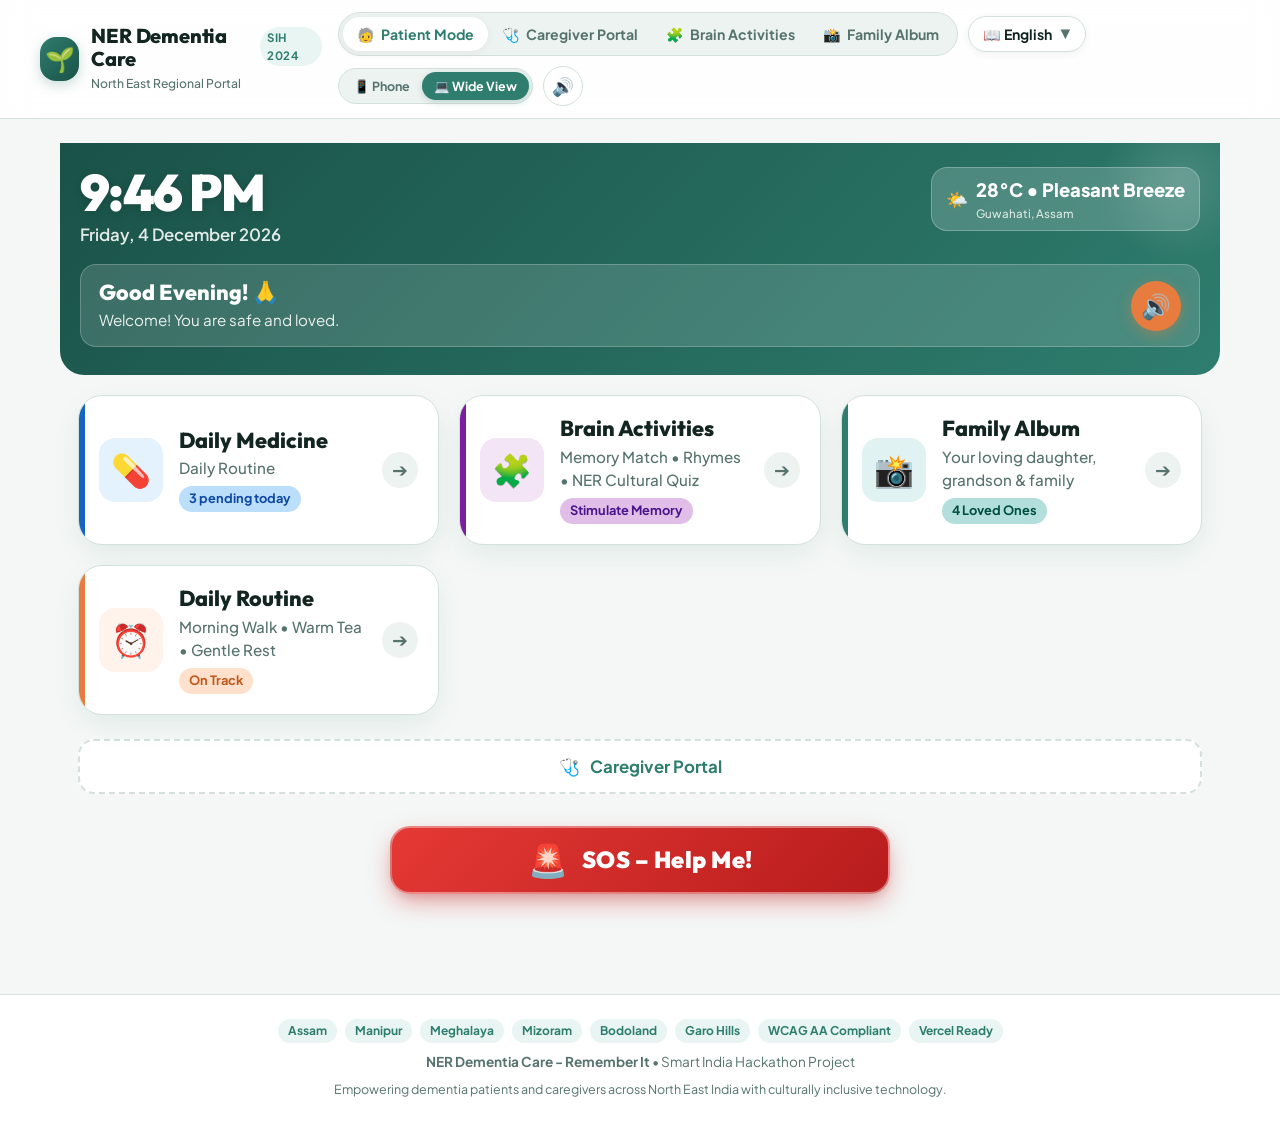
<file: index.html>
<!DOCTYPE html>
<html lang="en">
<head>
  <meta charset="UTF-8">
  <meta name="viewport" content="width=device-width, initial-scale=1.0, maximum-scale=5.0">
  <title>NER Dementia Care - Remember It | SIH North East Region</title>
  
  <meta name="description" content="AI-assisted, culturally tailored multilingual dementia care companion for North East India. Features 8 regional languages, voice assistance, medication tracking, cognitive stimulation, and one-touch SOS emergency support.">
  <meta name="keywords" content="Dementia Care, North East India, Smart India Hackathon, Assamese, Manipuri, Khasi, Mizo, Bodo, Garo, Hindi, Elderly Care, Medication Tracker, SOS">
  <meta name="theme-color" content="#2E7D6E">
  <meta name="apple-mobile-web-app-capable" content="yes">
  <meta name="apple-mobile-web-app-status-bar-style" content="black-translucent">

  <!-- Open Graph / Social Sharing -->
  <meta property="og:title" content="NER Dementia Care - Remember It">
  <meta property="og:description" content="Accessible multilingual dementia care app for North East India with voice assistance, cognitive memory games, and emergency SOS alerts.">
  <meta property="og:type" content="website">

  <!-- Favicon & PWA Manifest -->
  <link rel="icon" type="image/png" href="web/favicon.png">
  <link rel="apple-touch-icon" href="web/icons/Icon-192.png">
  <link rel="manifest" href="manifest.json">

  <!-- Modern Typography (Outfit + Plus Jakarta Sans) -->
  <link rel="preconnect" href="https://fonts.googleapis.com">
  <link rel="preconnect" href="https://fonts.gstatic.com" crossorigin>
  <link href="https://fonts.googleapis.com/css2?family=Outfit:wght@400;500;600;700;800;900&family=Plus+Jakarta+Sans:wght@400;500;600;700&display=swap" rel="stylesheet">

  <!-- Main Stylesheet -->
  <link rel="stylesheet" href="styles.css">
</head>
<body>

  <!-- ── Top Navigation Bar ──────────────────────────────────────────────── -->
  <header class="top-nav" role="banner">
    <div class="nav-container">
      
      <!-- Brand & SIH Badge -->
      <a href="#" class="brand-wrapper" aria-label="NER Dementia Care Home">
        <div class="brand-icon-box" aria-hidden="true">🌱</div>
        <div class="brand-text">
          <div style="display: flex; align-items: center; gap: 6px;">
            <h1 data-i18n="app_name">NER Dementia Care</h1>
            <span class="brand-tag">SIH 2024</span>
          </div>
          <span style="font-size: 0.76rem; color: var(--text-muted); font-weight: 500;">
            North East Regional Portal
          </span>
        </div>
      </a>

      <!-- Navigation & Mode Actions -->
      <div class="nav-actions">
        
        <!-- Screen Switcher Pills -->
        <nav class="mode-switcher" aria-label="Mode Navigation">
          <button class="mode-btn active" data-screen="patient">
            <span>🧓</span>
            <span data-i18n="patient_mode">Patient Mode</span>
          </button>
          <button class="mode-btn" data-screen="caregiver">
            <span>🩺</span>
            <span data-i18n="caregiver_mode">Caregiver Portal</span>
          </button>
          <button class="mode-btn" data-screen="games">
            <span>🧩</span>
            <span data-i18n="brain_activities">Brain Games</span>
          </button>
          <button class="mode-btn" data-screen="album">
            <span>📸</span>
            <span data-i18n="family_album">Family</span>
          </button>
        </nav>

        <!-- Language Selector Trigger -->
        <button id="btnLangSelect" class="lang-trigger-btn" aria-label="Change Language">
          <span id="currentLangLabel">🇮🇳 English</span>
          <span style="font-size: 0.8rem; color: var(--text-muted);">▼</span>
        </button>

        <!-- Device Simulation Toggle (Mobile phone mockup vs Wide portal) -->
        <div class="view-toggle" title="Switch layout format">
          <button class="view-btn" data-view="mobile">📱 Phone</button>
          <button class="view-btn active" data-view="desktop">💻 Wide View</button>
        </div>

        <!-- Mute Sound Effects Toggle -->
        <button id="btnMuteToggle" class="icon-btn" title="Toggle Sound Effects" aria-label="Toggle Sound">
          🔊
        </button>

      </div>
    </div>
  </header>

  <!-- ── Main App Viewport & Frame ───────────────────────────────────────── -->
  <main class="app-viewport">
    
    <div id="deviceFrame" class="device-frame mode-desktop">
      
      <!-- Phone Bezel Notch (visible when in mobile phone mode) -->
      <div class="phone-notch">
        <span>9:41</span>
        <div class="phone-notch-pill"></div>
        <span>📶 5G 100%</span>
      </div>

      <!-- ==================================================================
           SCREEN 1: PATIENT MODE (Elderly-Friendly High Contrast)
           ================================================================== -->
      <section id="patientScreen" class="screen active" aria-label="Patient Screen">
        
        <!-- Top Hero: Time, Weather, Personalized Greeting -->
        <div class="patient-header">
          <div class="clock-weather-row">
            <div>
              <div id="patientClock" class="patient-clock">12:30 PM</div>
              <div id="patientDate" class="patient-date">Thursday, 15 October 2026</div>
            </div>
            
            <div class="weather-badge" title="Live Weather in North East Region">
              <span>🌤️</span>
              <div>
                <span id="weatherTemp" style="font-size: 1.15rem; font-weight: 800;">28°C</span>
                <span id="weatherCity" class="weather-city">Guwahati, Assam</span>
              </div>
            </div>
          </div>

          <!-- Personalized Voice Greeting Banner -->
          <div class="greeting-box">
            <div class="greeting-text">
              <h2 id="greetingTitle">Good Morning! 🙏</h2>
              <p id="greetingSubtitle" data-i18n="welcome_greeting">
                Welcome! You are safe and loved.
              </p>
            </div>
            <button id="btnSpeakGreeting" class="voice-speak-btn" title="Tap to listen to greeting" aria-label="Speak Greeting">
              🔊
            </button>
          </div>
        </div>

        <!-- Main Action Cards (Big, High-Contrast Touch Targets) -->
        <div class="patient-content">
          <div class="cards-stack">
            
            <!-- 1. Daily Medicine Card -->
            <div id="cardDailyMeds" class="action-card card-meds" role="button" tabindex="0">
              <div class="card-icon-bubble">💊</div>
              <div class="card-details">
                <h3 data-i18n="daily_medicine">Daily Medicine</h3>
                <p data-i18n="daily_routine">Morning, Afternoon & Night Doses</p>
                <span id="medsBadge" class="card-badge">3 pending today</span>
              </div>
              <div class="card-arrow" aria-hidden="true">➔</div>
            </div>

            <!-- 2. Brain Activities & Memory Games -->
            <div id="cardBrainGames" class="action-card card-brain" role="button" tabindex="0">
              <div class="card-icon-bubble">🧩</div>
              <div class="card-details">
                <h3 data-i18n="brain_activities">Brain Activities</h3>
                <p>Memory Match • Rhymes • NER Cultural Quiz</p>
                <span class="card-badge">Stimulate Memory</span>
              </div>
              <div class="card-arrow" aria-hidden="true">➔</div>
            </div>

            <!-- 3. Family Album & Loved Ones -->
            <div id="cardFamilyAlbum" class="action-card card-album" role="button" tabindex="0">
              <div class="card-icon-bubble">📸</div>
              <div class="card-details">
                <h3 data-i18n="family_album">Family Album</h3>
                <p>Your loving daughter, grandson & family</p>
                <span class="card-badge">4 Loved Ones</span>
              </div>
              <div class="card-arrow" aria-hidden="true">➔</div>
            </div>

            <!-- 4. Daily Routine / Schedule -->
            <div class="action-card card-routine" role="button" tabindex="0">
              <div class="card-icon-bubble">⏰</div>
              <div class="card-details">
                <h3 data-i18n="daily_routine">Daily Routine</h3>
                <p>Morning Walk • Warm Tea • Gentle Rest</p>
                <span class="card-badge">On Track</span>
              </div>
              <div class="card-arrow" aria-hidden="true">➔</div>
            </div>

          </div>

          <!-- Switch to Caregiver button -->
          <div class="quick-caregiver-bar">
            <button id="btnSwitchCaregiver" class="btn-caregiver-switch">
              <span>🩺</span>
              <span data-i18n="caregiver_mode">Open Caregiver Dashboard</span>
            </button>
          </div>

        </div>

        <!-- Persistent Floating SOS Emergency Button -->
        <div class="sos-floating-container">
          <button id="btnSosTrigger" class="btn-sos" aria-label="Trigger Emergency SOS">
            <span class="sos-icon">🚨</span>
            <span data-i18n="sos_button">SOS – Help Me!</span>
          </button>
        </div>

      </section>

      <!-- ==================================================================
           SCREEN 2: CAREGIVER DASHBOARD & CLINICAL PORTAL
           ================================================================== -->
      <section id="caregiverScreen" class="screen" aria-label="Caregiver Screen">
        
        <div class="caregiver-header">
          <div class="caregiver-title-row">
            <div>
              <h2 data-i18n="caregiver_mode">Caregiver Portal</h2>
              <p style="color: rgba(255,255,255,0.85); font-size: 0.95rem; margin-top: 2px;">
                Comprehensive patient safety, cognitive score & medicine administration
              </p>
            </div>
            <span class="badge-tag" style="background: rgba(255,255,255,0.2); color:#fff;">
              🟢 Active Monitoring
            </span>
          </div>

          <!-- Patient Profile Card -->
          <div class="patient-badge-card">
            <div class="patient-avatar">👴</div>
            <div class="patient-meta">
              <h4>Mr. Biren Sharma, 74 yrs</h4>
              <p>Stage 2 Mild Cognitive Impairment (MCI) • Ulubari, Guwahati</p>
            </div>
            <div class="status-pill-safe">
              <div class="status-dot"></div>
              <span>Safe at Home</span>
            </div>
          </div>
        </div>

        <!-- Caregiver Content Panels -->
        <div class="caregiver-content">
          
          <!-- Panel 1: Medication Matrix -->
          <div class="dashboard-panel">
            <div class="panel-header">
              <div class="panel-title">
                <span>💊</span>
                <span data-i18n="medication_tracker">Medication Tracker</span>
              </div>
              <button id="btnAddMedModalOpen" class="btn-panel-action">
                + Add Medicine
              </button>
            </div>

            <div id="medicationList" class="med-list">
              <!-- Rendered via JS -->
            </div>
          </div>

          <!-- Panel 2: 7-Day Cognitive Score Analytics -->
          <div class="dashboard-panel">
            <div class="panel-header">
              <div class="panel-title">
                <span>📈</span>
                <span data-i18n="score_trend">Score Trend (7 days)</span>
              </div>
              <span style="font-size: 0.82rem; font-weight: 700; color: var(--primary);">
                Current: 75/100 (+4%)
              </span>
            </div>

            <!-- SVG Sparkline / Interactive Line Chart -->
            <div class="chart-container">
              <svg id="cognitiveSvg" class="chart-svg" viewBox="0 0 360 150">
                <!-- Injected via JS -->
              </svg>
              <div id="chartDays" class="chart-labels">
                <!-- Days row injected via JS -->
              </div>
            </div>

            <div class="score-summary-stats">
              <div class="stat-box">
                <div class="stat-value">94%</div>
                <div class="stat-label">Adherence</div>
              </div>
              <div class="stat-box">
                <div class="stat-value">Stable</div>
                <div class="stat-label">Recall State</div>
              </div>
              <div class="stat-box">
                <div class="stat-value">Safe</div>
                <div class="stat-label">Geofence</div>
              </div>
            </div>
          </div>

          <!-- Panel 3: Emergency Contacts Directory -->
          <div class="dashboard-panel">
            <div class="panel-header">
              <div class="panel-title">
                <span>📞</span>
                <span>Emergency Contacts</span>
              </div>
              <span style="font-size: 0.78rem; color: var(--text-muted); font-weight: 600;">
                One-touch dial
              </span>
            </div>

            <div class="contact-item">
              <div class="contact-info">
                <h4>Dr. P. K. Baruah</h4>
                <p>Lead Neurologist • GMCH Guwahati</p>
              </div>
              <a href="tel:+919876543210" class="btn-call">📞 Call</a>
            </div>

            <div class="contact-item">
              <div class="contact-info">
                <h4>Riya Sharma</h4>
                <p>Primary Caregiver / Daughter</p>
              </div>
              <a href="tel:+919864012345" class="btn-call">📞 Call</a>
            </div>

            <div class="contact-item">
              <div class="contact-info">
                <h4>Guwahati Emergency (108)</h4>
                <p>Assam Ambulance Services</p>
              </div>
              <a href="tel:108" class="btn-call" style="background: var(--sos);">🚨 108</a>
            </div>
          </div>

          <!-- Panel 4: Daily Care Notes & Activity Log -->
          <div class="dashboard-panel">
            <div class="panel-header">
              <div class="panel-title">
                <span>📝</span>
                <span>Daily Activity & Care Log</span>
              </div>
              <span class="badge-tag" data-i18n="online_sync">Synced to Cloud</span>
            </div>

            <div style="display: flex; flex-direction: column; gap: 10px; font-size: 0.88rem;">
              <div style="padding: 10px; background: var(--surface-alt); border-radius: var(--radius-md);">
                <strong>08:15 AM:</strong> Morning Donepezil dose confirmed taken by patient.
              </div>
              <div style="padding: 10px; background: var(--surface-alt); border-radius: var(--radius-md);">
                <strong>10:30 AM:</strong> Completed 1 session of Memory Match (Score: 6/6). Mind alert.
              </div>
              <div style="padding: 10px; background: var(--surface-alt); border-radius: var(--radius-md);">
                <strong>12:30 PM:</strong> Lunch served with family. Patient recognized granddaughter.
              </div>
            </div>
          </div>

        </div>

      </section>

      <!-- ==================================================================
           SCREEN 3: MEMORY MATCH BRAIN GAME
           ================================================================== -->
      <section id="gamesScreen" class="screen" aria-label="Memory Game Screen">
        
        <div class="game-container">
          <div class="game-header">
            <div>
              <h2 style="font-family: var(--font-heading); font-size: 1.6rem; font-weight: 800;">
                🧠 Memory Pair Match
              </h2>
              <p style="font-size: 0.9rem; color: var(--text-muted);">
                Find matching pairs of cultural North East symbols
              </p>
            </div>
            
            <button id="btnRestartGame" class="btn-panel-action" style="padding: 8px 16px;">
              🔄 Restart
            </button>
          </div>

          <div class="game-stats" style="margin-bottom: 16px;">
            <div id="gameMoves" class="game-stat-pill">Moves: 0</div>
            <div id="gameMatches" class="game-stat-pill">Matches: 0/6</div>
          </div>

          <!-- 12-Card Grid -->
          <div id="memoryGrid" class="memory-grid">
            <!-- Cards rendered via JS -->
          </div>
        </div>

      </section>

      <!-- ==================================================================
           SCREEN 4: FAMILY REMINISCENCE ALBUM
           ================================================================== -->
      <section id="albumScreen" class="screen" aria-label="Family Album Screen">
        
        <div class="album-container">
          <div style="margin-bottom: 20px;">
            <h2 style="font-family: var(--font-heading); font-size: 1.7rem; font-weight: 800;">
              👨‍👩‍👧‍👦 Family Reminiscence Album
            </h2>
            <p style="font-size: 0.95rem; color: var(--text-muted);">
              Tap on any family member to hear their voice and remember loving memories.
            </p>
          </div>

          <div id="familyAlbumGrid" class="album-grid">
            <!-- Rendered via JS -->
          </div>
        </div>

      </section>

    </div>

  </main>

  <!-- ── MODAL 1: LANGUAGE SELECTOR ──────────────────────────────────────── -->
  <div id="langModal" class="modal-overlay" role="dialog" aria-modal="true" aria-labelledby="langModalTitle">
    <div class="modal-dialog">
      <div class="modal-header">
        <h3 id="langModalTitle" data-i18n="select_language">Select Your Language</h3>
        <button id="btnCloseLang" class="modal-close-btn" aria-label="Close modal">✕</button>
      </div>
      <div class="modal-body">
        <p style="font-size: 0.88rem; color: var(--text-muted); margin-bottom: 16px;">
          Choose your native North East dialect. You can tap the 🔊 speaker to preview pronunciation.
        </p>
        <div id="langGrid" class="lang-grid">
          <!-- Injected via JS -->
        </div>
      </div>
    </div>
  </div>

  <!-- ── MODAL 2: SOS EMERGENCY ALERT ────────────────────────────────────── -->
  <div id="sosModal" class="modal-overlay" role="dialog" aria-modal="true" aria-labelledby="sosModalTitle">
    <div class="modal-dialog sos-dialog">
      <div class="sos-beacon">🚨</div>
      <h2 id="sosModalTitle">EMERGENCY SOS ALERT!</h2>
      <p>Your primary caregiver, family members, and local emergency services have been alerted.</p>
      
      <div class="sos-location-card">
        📍 <strong>Current Location:</strong><br>
        26.1445° N, 91.7362° E (Ulubari Safe Perimeter, Guwahati, Assam)
      </div>

      <div class="sos-actions-stack">
        <a href="tel:108" class="btn-sos-call">
          <span>🚑</span> Call Ambulance (108)
        </a>
        <a href="tel:112" class="btn-sos-call" style="background: #C2185B;">
          <span>🚓</span> Call Police Helpline (112)
        </a>
        <button id="btnSosCancel" class="btn-sos-cancel">
          I am safe now • Cancel Alert
        </button>
      </div>
    </div>
  </div>

  <!-- ── MODAL 3: ADD MEDICATION ─────────────────────────────────────────── -->
  <div id="addMedModal" class="modal-overlay" role="dialog" aria-modal="true" aria-labelledby="addMedTitle">
    <div class="modal-dialog" style="max-width: 440px;">
      <div class="modal-header">
        <h3 id="addMedTitle" data-i18n="add_medication">Add Medication</h3>
        <button id="btnCloseAddMed" class="modal-close-btn" aria-label="Close modal">✕</button>
      </div>
      <div class="modal-body">
        <form id="formAddMed">
          <div class="form-group">
            <label for="inputMedName">Medicine Name & Dosage</label>
            <input type="text" id="inputMedName" class="form-input" placeholder="e.g. Donepezil 10mg" required>
          </div>
          <div class="form-group">
            <label for="inputMedTime">Scheduled Time</label>
            <input type="text" id="inputMedTime" class="form-input" placeholder="e.g. 08:30 AM" required>
          </div>
          <div class="form-group">
            <label for="inputMedNote">Instructions / Notes</label>
            <input type="text" id="inputMedNote" class="form-input" placeholder="e.g. After breakfast with warm water">
          </div>
          <button type="submit" class="btn-submit-med" data-i18n="save">Save Medication</button>
        </form>
      </div>
    </div>
  </div>

  <!-- ── Site Footer ─────────────────────────────────────────────────────── -->
  <footer class="site-footer" role="contentinfo">
    <div class="footer-content">
      <div class="footer-badges">
        <span class="badge-tag">Assam</span>
        <span class="badge-tag">Manipur</span>
        <span class="badge-tag">Meghalaya</span>
        <span class="badge-tag">Mizoram</span>
        <span class="badge-tag">Bodoland</span>
        <span class="badge-tag">Garo Hills</span>
        <span class="badge-tag">WCAG AA Compliant</span>
        <span class="badge-tag">Vercel Ready</span>
      </div>
      <p>
        <strong>NER Dementia Care - Remember It</strong> • Smart India Hackathon Project
      </p>
      <p style="font-size: 0.78rem;">
        Empowering dementia patients and caregivers across North East India with culturally inclusive technology.
      </p>
    </div>
  </footer>

  <!-- Main JavaScript Engine -->
  <script src="app.js"></script>
</body>
</html>
</file>
<file: styles.css>
/* ==========================================================================
   NER Dementia Care - "Remember It"
   High-Contrast, Accessible & Modern Design System for North East India
   WCAG AA Compliant • Tactile Feedback • Glassmorphic Accents
   ========================================================================== */

:root {
  --primary: #2E7D6E;
  --primary-light: #4DB6A4;
  --primary-dark: #1A5248;
  --primary-subtle: #E8F5F2;
  --primary-glow: rgba(46, 125, 110, 0.25);

  --secondary: #E87C3E;
  --secondary-light: #F4A96A;
  --secondary-dark: #BF5719;
  --secondary-subtle: #FFF3EB;

  --accent-purple: #7B1FA2;
  --accent-purple-light: #BA68C8;
  --accent-blue: #1565C0;
  --accent-blue-light: #64B5F6;
  --accent-green: #2E7D32;

  --sos: #D32F2F;
  --sos-dark: #B71C1C;
  --sos-light: #FFEBEE;
  --sos-pulse: rgba(211, 47, 47, 0.5);

  --bg: #F4F7F6;
  --surface: #FFFFFF;
  --surface-alt: #EDF3F1;
  --surface-glass: rgba(255, 255, 255, 0.88);

  --text-main: #122521;
  --text-body: #243D37;
  --text-muted: #56736D;
  --text-light: #809C96;
  --border: #D3E0DC;
  --border-light: #E7EFEF;

  --radius-sm: 10px;
  --radius-md: 16px;
  --radius-lg: 24px;
  --radius-xl: 32px;
  --radius-full: 9999px;

  --shadow-sm: 0 2px 8px rgba(20, 48, 42, 0.06);
  --shadow-md: 0 8px 24px -4px rgba(20, 48, 42, 0.08), 0 2px 6px -1px rgba(20, 48, 42, 0.04);
  --shadow-lg: 0 16px 36px -6px rgba(20, 48, 42, 0.12), 0 4px 12px -2px rgba(20, 48, 42, 0.06);
  --shadow-card: 0 10px 30px -5px rgba(46, 125, 110, 0.12);

  --font-heading: 'Outfit', -apple-system, BlinkMacSystemFont, 'Segoe UI', sans-serif;
  --font-body: 'Plus Jakarta Sans', -apple-system, BlinkMacSystemFont, 'Segoe UI', sans-serif;

  --transition-fast: 0.18s ease;
  --transition-normal: 0.28s cubic-bezier(0.4, 0, 0.2, 1);
  --transition-bounce: 0.4s cubic-bezier(0.34, 1.56, 0.64, 1);
}

/* Dark mode overrides (optional automatic preference) */
@media (prefers-color-scheme: dark) {
  :root[data-theme="dark"] {
    --bg: #0F1A17;
    --surface: #182723;
    --surface-alt: #1F332E;
    --surface-glass: rgba(24, 39, 35, 0.92);
    --text-main: #F2F8F6;
    --text-body: #D1E3DF;
    --text-muted: #95B4AD;
    --border: #2C4740;
    --border-light: #233933;
    --primary-subtle: #16362F;
  }
}

/* ── Reset & Base ────────────────────────────────────────────────────────── */
*, *::before, *::after {
  box-sizing: border-box;
  margin: 0;
  padding: 0;
}

html {
  font-size: 16px;
  scroll-behavior: smooth;
  -webkit-text-size-adjust: 100%;
}

body {
  font-family: var(--font-body);
  background-color: var(--bg);
  color: var(--text-body);
  line-height: 1.55;
  min-height: 100vh;
  overflow-x: hidden;
  display: flex;
  flex-direction: column;
}

/* ── Accessibility & Focus ──────────────────────────────────────────────── */
:focus-visible {
  outline: 3px solid var(--primary);
  outline-offset: 3px;
}

button {
  font-family: inherit;
  cursor: pointer;
  border: none;
  background: none;
  touch-action: manipulation;
  -webkit-tap-highlight-color: transparent;
}

/* ── App Top Navigation Bar ─────────────────────────────────────────────── */
.top-nav {
  position: sticky;
  top: 0;
  z-index: 100;
  background: var(--surface-glass);
  backdrop-filter: blur(14px);
  -webkit-backdrop-filter: blur(14px);
  border-bottom: 1px solid var(--border);
  padding: 12px 20px;
  transition: background-color var(--transition-normal);
}

.nav-container {
  max-width: 1200px;
  margin: 0 auto;
  display: flex;
  align-items: center;
  justify-content: space-between;
  gap: 16px;
}

.brand-wrapper {
  display: flex;
  align-items: center;
  gap: 12px;
  text-decoration: none;
  color: inherit;
}

.brand-icon-box {
  width: 44px;
  height: 44px;
  border-radius: var(--radius-md);
  background: linear-gradient(135deg, var(--primary) 0%, var(--primary-dark) 100%);
  display: flex;
  align-items: center;
  justify-content: center;
  font-size: 24px;
  color: #fff;
  box-shadow: 0 4px 12px var(--primary-glow);
}

.brand-text h1 {
  font-family: var(--font-heading);
  font-size: 1.25rem;
  font-weight: 800;
  color: var(--text-main);
  line-height: 1.15;
  letter-spacing: -0.01em;
}

.brand-tag {
  display: inline-flex;
  align-items: center;
  gap: 4px;
  font-size: 0.72rem;
  font-weight: 700;
  color: var(--primary);
  background: var(--primary-subtle);
  padding: 2px 7px;
  border-radius: var(--radius-full);
  text-transform: uppercase;
  letter-spacing: 0.04em;
}

/* Navigation Controls */
.nav-actions {
  display: flex;
  align-items: center;
  gap: 10px;
  flex-wrap: wrap;
}

.mode-switcher {
  display: inline-flex;
  background: var(--surface-alt);
  padding: 4px;
  border-radius: var(--radius-full);
  border: 1px solid var(--border);
}

.mode-btn {
  display: inline-flex;
  align-items: center;
  gap: 6px;
  padding: 8px 14px;
  border-radius: var(--radius-full);
  font-size: 0.88rem;
  font-weight: 700;
  color: var(--text-muted);
  transition: all var(--transition-fast);
}

.mode-btn.active {
  background: var(--surface);
  color: var(--primary);
  box-shadow: var(--shadow-sm);
}

.mode-btn:hover:not(.active) {
  color: var(--text-main);
}

.lang-trigger-btn {
  display: inline-flex;
  align-items: center;
  gap: 8px;
  padding: 8px 14px;
  border-radius: var(--radius-full);
  background: var(--surface);
  border: 1.5px solid var(--border);
  font-size: 0.88rem;
  font-weight: 700;
  color: var(--text-main);
  box-shadow: var(--shadow-sm);
  transition: all var(--transition-fast);
}

.lang-trigger-btn:hover {
  border-color: var(--primary);
  background: var(--primary-subtle);
  transform: translateY(-1px);
}

.icon-btn {
  width: 40px;
  height: 40px;
  border-radius: var(--radius-full);
  background: var(--surface);
  border: 1px solid var(--border);
  display: flex;
  align-items: center;
  justify-content: center;
  font-size: 1.1rem;
  color: var(--text-main);
  transition: all var(--transition-fast);
}

.icon-btn:hover {
  background: var(--surface-alt);
  border-color: var(--text-muted);
}

/* Device View Toggle (Mobile Simulation vs Expanded Desktop) */
.view-toggle {
  display: inline-flex;
  align-items: center;
  background: var(--surface-alt);
  border-radius: var(--radius-full);
  padding: 3px;
  border: 1px solid var(--border);
}

.view-btn {
  padding: 6px 12px;
  border-radius: var(--radius-full);
  font-size: 0.78rem;
  font-weight: 700;
  color: var(--text-muted);
  display: flex;
  align-items: center;
  gap: 5px;
  transition: all var(--transition-fast);
}

.view-btn.active {
  background: var(--primary);
  color: #fff;
  box-shadow: 0 2px 6px var(--primary-glow);
}

/* ── Main Viewport Container ─────────────────────────────────────────────── */
.app-viewport {
  flex: 1;
  padding: 24px 16px 80px;
  display: flex;
  justify-content: center;
  align-items: flex-start;
}

/* Device Frame Simulation Modes */
.device-frame {
  width: 100%;
  transition: max-width var(--transition-normal);
}

.device-frame.mode-mobile {
  max-width: 440px;
  background: var(--surface);
  border-radius: 40px;
  box-shadow: 0 25px 60px -15px rgba(20, 48, 42, 0.22), 0 0 0 10px #1E2D29;
  overflow: hidden;
  position: relative;
  border: 4px solid #1E2D29;
  min-height: 820px;
}

/* Phone Bezel Top Notch simulation */
.device-frame.mode-mobile .phone-notch {
  display: flex;
  justify-content: space-between;
  align-items: center;
  padding: 10px 24px;
  background: #1A5248;
  color: #fff;
  font-size: 0.78rem;
  font-weight: 600;
  letter-spacing: 0.02em;
}

.phone-notch-pill {
  width: 90px;
  height: 18px;
  background: #112622;
  border-radius: var(--radius-full);
}

.device-frame.mode-desktop {
  max-width: 1160px;
  background: transparent;
  box-shadow: none;
  border: none;
  border-radius: 0;
}

.device-frame.mode-desktop .phone-notch {
  display: none;
}

/* ── Screens Layout ──────────────────────────────────────────────────────── */
.screen {
  display: none;
  animation: fadeIn 0.3s ease-out forwards;
}

.screen.active {
  display: block;
}

@keyframes fadeIn {
  from {
    opacity: 0;
    transform: translateY(6px);
  }
  to {
    opacity: 1;
    transform: translateY(0);
  }
}

/* ── PATIENT SCREEN ──────────────────────────────────────────────────────── */
.patient-header {
  background: linear-gradient(135deg, var(--primary-dark) 0%, var(--primary) 100%);
  color: #fff;
  padding: 24px 20px 28px;
  border-bottom-left-radius: var(--radius-lg);
  border-bottom-right-radius: var(--radius-lg);
  position: relative;
  overflow: hidden;
}

.patient-header::before {
  content: '';
  position: absolute;
  top: -40px;
  right: -40px;
  width: 160px;
  height: 160px;
  border-radius: 50%;
  background: radial-gradient(circle, rgba(255,255,255,0.15) 0%, rgba(255,255,255,0) 70%);
  pointer-events: none;
}

.clock-weather-row {
  display: flex;
  justify-content: space-between;
  align-items: flex-start;
  margin-bottom: 16px;
}

.patient-clock {
  font-family: var(--font-heading);
  font-size: 3.2rem;
  font-weight: 900;
  line-height: 1.0;
  letter-spacing: -0.03em;
  text-shadow: 0 2px 10px rgba(0,0,0,0.15);
}

.patient-date {
  font-size: 1.05rem;
  font-weight: 600;
  color: rgba(255, 255, 255, 0.88);
  margin-top: 4px;
}

.weather-badge {
  background: rgba(255, 255, 255, 0.18);
  backdrop-filter: blur(8px);
  -webkit-backdrop-filter: blur(8px);
  border: 1px solid rgba(255, 255, 255, 0.25);
  border-radius: var(--radius-md);
  padding: 8px 14px;
  display: flex;
  align-items: center;
  gap: 8px;
  font-weight: 700;
  font-size: 1.1rem;
}

.weather-city {
  display: block;
  font-size: 0.72rem;
  font-weight: 500;
  color: rgba(255, 255, 255, 0.8);
}

/* Voice Greeting Banner */
.greeting-box {
  background: rgba(255, 255, 255, 0.14);
  border: 1px solid rgba(255, 255, 255, 0.22);
  border-radius: var(--radius-md);
  padding: 14px 18px;
  display: flex;
  align-items: center;
  justify-content: space-between;
  gap: 12px;
  margin-top: 8px;
}

.greeting-text h2 {
  font-family: var(--font-heading);
  font-size: 1.35rem;
  font-weight: 800;
  line-height: 1.25;
}

.greeting-text p {
  font-size: 0.95rem;
  color: rgba(255, 255, 255, 0.9);
  margin-top: 2px;
}

.voice-speak-btn {
  width: 50px;
  height: 50px;
  border-radius: 50%;
  background: var(--secondary);
  color: #fff;
  display: flex;
  align-items: center;
  justify-content: center;
  font-size: 24px;
  box-shadow: 0 4px 14px rgba(232, 124, 62, 0.4);
  transition: transform var(--transition-bounce), background var(--transition-fast);
  flex-shrink: 0;
}

.voice-speak-btn:hover {
  transform: scale(1.08);
  background: var(--secondary-light);
}

.voice-speak-btn.speaking {
  animation: pulseVoice 1.2s infinite;
  background: #FF5722;
}

@keyframes pulseVoice {
  0% { transform: scale(1); box-shadow: 0 0 0 0 rgba(255, 87, 34, 0.7); }
  70% { transform: scale(1.12); box-shadow: 0 0 0 16px rgba(255, 87, 34, 0); }
  100% { transform: scale(1); box-shadow: 0 0 0 0 rgba(255, 87, 34, 0); }
}

/* Patient Main Action Cards Grid */
.patient-content {
  padding: 20px 18px 120px;
}

.cards-stack {
  display: flex;
  flex-direction: column;
  gap: 16px;
}

.device-frame.mode-desktop .cards-stack {
  display: grid;
  grid-template-columns: repeat(3, 1fr);
  gap: 20px;
}

.action-card {
  background: var(--surface);
  border-radius: var(--radius-lg);
  padding: 20px;
  border: 1.5px solid var(--border);
  box-shadow: var(--shadow-card);
  display: flex;
  align-items: center;
  justify-content: space-between;
  gap: 16px;
  transition: transform var(--transition-fast), box-shadow var(--transition-fast), border-color var(--transition-fast);
  cursor: pointer;
  position: relative;
  overflow: hidden;
}

.action-card::before {
  content: '';
  position: absolute;
  left: 0;
  top: 0;
  bottom: 0;
  width: 6px;
  background: var(--card-accent, var(--primary));
}

.action-card:hover {
  transform: translateY(-3px);
  box-shadow: var(--shadow-lg);
  border-color: var(--primary);
}

.card-icon-bubble {
  width: 64px;
  height: 64px;
  border-radius: var(--radius-md);
  background: var(--card-bg, var(--primary-subtle));
  display: flex;
  align-items: center;
  justify-content: center;
  font-size: 32px;
  flex-shrink: 0;
}

.card-details {
  flex: 1;
}

.card-details h3 {
  font-family: var(--font-heading);
  font-size: 1.35rem;
  font-weight: 800;
  color: var(--text-main);
  line-height: 1.2;
}

.card-details p {
  font-size: 0.95rem;
  color: var(--text-muted);
  margin-top: 3px;
  font-weight: 500;
}

.card-badge {
  display: inline-block;
  margin-top: 6px;
  padding: 3px 10px;
  border-radius: var(--radius-full);
  font-size: 0.8rem;
  font-weight: 700;
  background: var(--badge-bg, var(--primary-subtle));
  color: var(--badge-color, var(--primary));
}

.card-arrow {
  width: 36px;
  height: 36px;
  border-radius: 50%;
  background: var(--surface-alt);
  display: flex;
  align-items: center;
  justify-content: center;
  font-size: 1.2rem;
  color: var(--text-muted);
  flex-shrink: 0;
  transition: transform var(--transition-fast);
}

.action-card:hover .card-arrow {
  transform: translateX(4px);
  background: var(--primary);
  color: #fff;
}

/* Card Specific Themes */
.card-meds {
  --card-accent: #1565C0;
  --card-bg: #E3F2FD;
  --badge-bg: #BBDEFB;
  --badge-color: #0D47A1;
}

.card-brain {
  --card-accent: #7B1FA2;
  --card-bg: #F3E5F5;
  --badge-bg: #E1BEE7;
  --badge-color: #4A148C;
}

.card-album {
  --card-accent: #2E7D6E;
  --card-bg: #E0F2F1;
  --badge-bg: #B2DFDB;
  --badge-color: #004D40;
}

.card-routine {
  --card-accent: #E87C3E;
  --card-bg: #FFF3EB;
  --badge-bg: #FFE0CC;
  --badge-color: #BF5719;
}

/* Quick Caregiver Access Bar */
.quick-caregiver-bar {
  margin-top: 24px;
  text-align: center;
}

.btn-caregiver-switch {
  display: inline-flex;
  align-items: center;
  justify-content: center;
  gap: 10px;
  width: 100%;
  padding: 15px 20px;
  border-radius: var(--radius-md);
  background: var(--surface);
  border: 2px dashed var(--border);
  color: var(--primary);
  font-weight: 700;
  font-size: 1.05rem;
  transition: all var(--transition-fast);
}

.btn-caregiver-switch:hover {
  border-color: var(--primary);
  background: var(--primary-subtle);
  transform: translateY(-1px);
}

/* Persistent SOS Floating Button */
.sos-floating-container {
  position: fixed;
  bottom: 20px;
  left: 50%;
  transform: translateX(-50%);
  width: calc(100% - 32px);
  max-width: 420px;
  z-index: 90;
}

.device-frame.mode-desktop .sos-floating-container {
  max-width: 500px;
}

.btn-sos {
  width: 100%;
  height: 68px;
  border-radius: 20px;
  background: linear-gradient(135deg, #E53935 0%, #B71C1C 100%);
  color: #fff;
  display: flex;
  align-items: center;
  justify-content: center;
  gap: 14px;
  font-family: var(--font-heading);
  font-size: 1.45rem;
  font-weight: 900;
  letter-spacing: 0.02em;
  box-shadow: 0 10px 25px -4px var(--sos-pulse), 0 4px 10px -2px rgba(0,0,0,0.1);
  border: 2px solid rgba(255, 255, 255, 0.4);
  animation: sosPulseAnimation 2.4s infinite;
  transition: transform var(--transition-bounce), filter var(--transition-fast);
}

.btn-sos:hover {
  transform: scale(1.03);
  filter: brightness(1.06);
}

.btn-sos:active {
  transform: scale(0.97);
}

.sos-icon {
  font-size: 32px;
  animation: wobble 1.5s infinite;
}

@keyframes sosPulseAnimation {
  0% {
    box-shadow: 0 0 0 0 rgba(229, 57, 53, 0.7);
  }
  70% {
    box-shadow: 0 0 0 18px rgba(229, 57, 53, 0);
  }
  100% {
    box-shadow: 0 0 0 0 rgba(229, 57, 53, 0);
  }
}

@keyframes wobble {
  0%, 100% { transform: rotate(0deg); }
  25% { transform: rotate(-8deg); }
  75% { transform: rotate(8deg); }
}

/* ── CAREGIVER DASHBOARD SCREEN ──────────────────────────────────────────── */
.caregiver-header {
  background: linear-gradient(135deg, #1A3A5C 0%, #1565C0 100%);
  color: #fff;
  padding: 24px 20px;
  border-bottom-left-radius: var(--radius-lg);
  border-bottom-right-radius: var(--radius-lg);
}

.caregiver-title-row {
  display: flex;
  justify-content: space-between;
  align-items: flex-start;
  gap: 16px;
}

.caregiver-title-row h2 {
  font-family: var(--font-heading);
  font-size: 1.7rem;
  font-weight: 800;
  line-height: 1.2;
}

.patient-badge-card {
  background: rgba(255, 255, 255, 0.15);
  backdrop-filter: blur(8px);
  border-radius: var(--radius-md);
  padding: 12px 16px;
  margin-top: 16px;
  display: flex;
  align-items: center;
  justify-content: space-between;
  gap: 12px;
  border: 1px solid rgba(255, 255, 255, 0.2);
}

.patient-avatar {
  width: 48px;
  height: 48px;
  border-radius: 50%;
  background: #FFF;
  color: var(--primary);
  display: flex;
  align-items: center;
  justify-content: center;
  font-size: 26px;
  font-weight: 800;
  border: 2px solid #FFF;
}

.patient-meta {
  flex: 1;
}

.patient-meta h4 {
  font-size: 1.15rem;
  font-weight: 800;
}

.patient-meta p {
  font-size: 0.84rem;
  color: rgba(255, 255, 255, 0.85);
}

.status-pill-safe {
  display: inline-flex;
  align-items: center;
  gap: 6px;
  padding: 4px 10px;
  border-radius: var(--radius-full);
  font-size: 0.78rem;
  font-weight: 700;
  background: #E8F5E9;
  color: #2E7D32;
}

.status-dot {
  width: 8px;
  height: 8px;
  border-radius: 50%;
  background: #2E7D32;
  animation: blink 1.6s infinite;
}

@keyframes blink {
  0%, 100% { opacity: 1; }
  50% { opacity: 0.3; }
}

/* Caregiver Content Grid */
.caregiver-content {
  padding: 20px 18px 80px;
  display: flex;
  flex-direction: column;
  gap: 22px;
}

.device-frame.mode-desktop .caregiver-content {
  display: grid;
  grid-template-columns: 1fr 1fr;
  gap: 24px;
}

.dashboard-panel {
  background: var(--surface);
  border-radius: var(--radius-lg);
  padding: 20px;
  border: 1.5px solid var(--border);
  box-shadow: var(--shadow-sm);
}

.panel-header {
  display: flex;
  align-items: center;
  justify-content: space-between;
  margin-bottom: 16px;
}

.panel-title {
  display: flex;
  align-items: center;
  gap: 10px;
  font-family: var(--font-heading);
  font-size: 1.25rem;
  font-weight: 800;
  color: var(--text-main);
}

.btn-panel-action {
  font-size: 0.85rem;
  font-weight: 700;
  color: var(--primary);
  background: var(--primary-subtle);
  padding: 6px 12px;
  border-radius: var(--radius-full);
  transition: all var(--transition-fast);
}

.btn-panel-action:hover {
  background: var(--primary);
  color: #fff;
}

/* Medication List in Dashboard */
.med-list {
  display: flex;
  flex-direction: column;
  gap: 10px;
}

.med-row {
  display: flex;
  align-items: center;
  justify-content: space-between;
  padding: 12px 14px;
  border-radius: var(--radius-md);
  background: var(--surface-alt);
  border: 1px solid var(--border-light);
  gap: 10px;
  transition: background var(--transition-fast);
}

.med-info {
  display: flex;
  align-items: center;
  gap: 12px;
}

.med-icon {
  font-size: 24px;
}

.med-name {
  font-size: 1rem;
  font-weight: 700;
  color: var(--text-main);
}

.med-time {
  font-size: 0.82rem;
  color: var(--text-muted);
}

.med-status-controls {
  display: flex;
  align-items: center;
  gap: 6px;
}

.status-badge {
  padding: 5px 12px;
  border-radius: var(--radius-full);
  font-size: 0.8rem;
  font-weight: 700;
}

.status-taken {
  background: #E8F5E9;
  color: #2E7D32;
  border: 1px solid #A5D6A7;
}

.status-pending {
  background: #FFF8E1;
  color: #F57F17;
  border: 1px solid #FFE082;
}

.status-missed {
  background: #FFEBEE;
  color: #C62828;
  border: 1px solid #FFCDD2;
}

.btn-status-toggle {
  padding: 6px 10px;
  border-radius: var(--radius-sm);
  background: var(--surface);
  border: 1px solid var(--border);
  font-size: 0.76rem;
  font-weight: 700;
  color: var(--text-main);
  transition: all var(--transition-fast);
}

.btn-status-toggle:hover {
  background: var(--primary-subtle);
  border-color: var(--primary);
}

/* Cognitive Score SVG Chart */
.chart-container {
  padding: 10px 0;
}

.chart-svg {
  width: 100%;
  height: 160px;
}

.chart-line {
  fill: none;
  stroke: var(--primary);
  stroke-width: 3.5;
  stroke-linecap: round;
  stroke-linejoin: round;
}

.chart-area {
  fill: url(#tealGradient);
  opacity: 0.35;
}

.chart-dot {
  fill: #fff;
  stroke: var(--primary);
  stroke-width: 3;
  r: 5;
  cursor: pointer;
  transition: r var(--transition-fast);
}

.chart-dot:hover {
  r: 8;
  fill: var(--primary);
  stroke: #fff;
}

.chart-labels {
  display: flex;
  justify-content: space-between;
  margin-top: 8px;
  font-size: 0.78rem;
  font-weight: 600;
  color: var(--text-muted);
}

.score-summary-stats {
  display: grid;
  grid-template-columns: repeat(3, 1fr);
  gap: 10px;
  margin-top: 14px;
  text-align: center;
}

.stat-box {
  background: var(--surface-alt);
  padding: 10px;
  border-radius: var(--radius-md);
}

.stat-value {
  font-family: var(--font-heading);
  font-size: 1.35rem;
  font-weight: 800;
  color: var(--primary);
}

.stat-label {
  font-size: 0.75rem;
  font-weight: 600;
  color: var(--text-muted);
}

/* Contacts Panel */
.contact-item {
  display: flex;
  align-items: center;
  justify-content: space-between;
  padding: 12px;
  border-radius: var(--radius-md);
  background: var(--surface-alt);
  margin-bottom: 8px;
}

.contact-info h4 {
  font-size: 0.98rem;
  font-weight: 700;
  color: var(--text-main);
}

.contact-info p {
  font-size: 0.8rem;
  color: var(--text-muted);
}

.btn-call {
  padding: 8px 14px;
  border-radius: var(--radius-full);
  background: var(--primary);
  color: #fff;
  font-size: 0.85rem;
  font-weight: 700;
  display: flex;
  align-items: center;
  gap: 6px;
  transition: all var(--transition-fast);
}

.btn-call:hover {
  background: var(--primary-dark);
  transform: scale(1.03);
}

/* ── MEMORY GAME SCREEN / MODAL ─────────────────────────────────────────── */
.game-container {
  padding: 20px 18px 80px;
  max-width: 600px;
  margin: 0 auto;
}

.game-header {
  display: flex;
  align-items: center;
  justify-content: space-between;
  margin-bottom: 18px;
}

.game-stats {
  display: flex;
  align-items: center;
  gap: 14px;
  font-size: 0.92rem;
  font-weight: 700;
  color: var(--text-main);
}

.game-stat-pill {
  background: var(--surface-alt);
  padding: 6px 14px;
  border-radius: var(--radius-full);
  border: 1px solid var(--border);
}

.memory-grid {
  display: grid;
  grid-template-columns: repeat(4, 1fr);
  gap: 12px;
  perspective: 1000px;
}

.memory-card {
  aspect-ratio: 1 / 1;
  border-radius: var(--radius-md);
  cursor: pointer;
  position: relative;
  transform-style: preserve-3d;
  transition: transform 0.45s cubic-bezier(0.4, 0, 0.2, 1);
  box-shadow: var(--shadow-sm);
}

.memory-card.flipped {
  transform: rotateY(180deg);
}

.memory-card.matched {
  transform: rotateY(180deg) scale(0.96);
  pointer-events: none;
}

.card-front, .card-back {
  position: absolute;
  width: 100%;
  height: 100%;
  backface-visibility: hidden;
  border-radius: var(--radius-md);
  display: flex;
  flex-direction: column;
  align-items: center;
  justify-content: center;
  user-select: none;
}

.card-front {
  background: linear-gradient(135deg, var(--primary) 0%, var(--primary-dark) 100%);
  color: #fff;
  font-size: 26px;
  border: 2px solid rgba(255, 255, 255, 0.3);
}

.card-front::after {
  content: '🧠';
  font-size: 28px;
}

.card-back {
  background: #FFF;
  border: 2px solid var(--primary-light);
  transform: rotateY(180deg);
  padding: 6px;
  text-align: center;
}

.card-back .card-emoji {
  font-size: 32px;
}

.card-back .card-title {
  font-size: 0.68rem;
  font-weight: 800;
  color: var(--text-main);
  margin-top: 4px;
}

/* ── FAMILY ALBUM SCREEN ─────────────────────────────────────────────────── */
.album-container {
  padding: 20px 18px 80px;
  max-width: 800px;
  margin: 0 auto;
}

.album-grid {
  display: grid;
  grid-template-columns: 1fr;
  gap: 16px;
}

@media (min-width: 640px) {
  .album-grid {
    grid-template-columns: repeat(2, 1fr);
  }
}

.family-card {
  background: var(--surface);
  border-radius: var(--radius-lg);
  padding: 18px;
  border: 1.5px solid var(--border);
  box-shadow: var(--shadow-sm);
  display: flex;
  align-items: center;
  gap: 16px;
  transition: transform var(--transition-fast), box-shadow var(--transition-fast);
}

.family-card:hover {
  transform: translateY(-2px);
  box-shadow: var(--shadow-md);
  border-color: var(--primary);
}

.family-photo {
  width: 72px;
  height: 72px;
  border-radius: 50%;
  object-fit: cover;
  border: 3px solid var(--primary-light);
  flex-shrink: 0;
  background: var(--surface-alt);
  display: flex;
  align-items: center;
  justify-content: center;
  font-size: 36px;
}

.family-info h4 {
  font-family: var(--font-heading);
  font-size: 1.25rem;
  font-weight: 800;
  color: var(--text-main);
}

.family-relation {
  display: inline-block;
  font-size: 0.8rem;
  font-weight: 700;
  color: var(--primary);
  background: var(--primary-subtle);
  padding: 2px 10px;
  border-radius: var(--radius-full);
  margin-top: 2px;
}

.family-note {
  font-size: 0.86rem;
  color: var(--text-muted);
  margin-top: 6px;
  line-height: 1.35;
}

.btn-speak-family {
  margin-top: 8px;
  padding: 6px 12px;
  border-radius: var(--radius-full);
  background: var(--secondary-subtle);
  color: var(--secondary-dark);
  font-size: 0.8rem;
  font-weight: 700;
  display: inline-flex;
  align-items: center;
  gap: 5px;
}

.btn-speak-family:hover {
  background: var(--secondary);
  color: #fff;
}

/* ── MODALS (Language Selector, SOS Alert, Add Meds) ─────────────────────── */
.modal-overlay {
  position: fixed;
  inset: 0;
  background: rgba(18, 37, 33, 0.7);
  backdrop-filter: blur(8px);
  -webkit-backdrop-filter: blur(8px);
  z-index: 1000;
  display: flex;
  align-items: center;
  justify-content: center;
  padding: 20px;
  opacity: 0;
  pointer-events: none;
  transition: opacity var(--transition-normal);
}

.modal-overlay.active {
  opacity: 1;
  pointer-events: auto;
}

.modal-dialog {
  background: var(--surface);
  border-radius: var(--radius-xl);
  max-width: 580px;
  width: 100%;
  max-height: 90vh;
  overflow-y: auto;
  box-shadow: 0 30px 70px -10px rgba(0, 0, 0, 0.35);
  border: 1.5px solid var(--border);
  transform: scale(0.95) translateY(10px);
  transition: transform var(--transition-bounce);
}

.modal-overlay.active .modal-dialog {
  transform: scale(1) translateY(0);
}

.modal-header {
  padding: 20px 24px;
  border-bottom: 1px solid var(--border);
  display: flex;
  align-items: center;
  justify-content: space-between;
}

.modal-header h3 {
  font-family: var(--font-heading);
  font-size: 1.45rem;
  font-weight: 800;
  color: var(--text-main);
}

.modal-close-btn {
  width: 36px;
  height: 36px;
  border-radius: 50%;
  background: var(--surface-alt);
  color: var(--text-muted);
  display: flex;
  align-items: center;
  justify-content: center;
  font-size: 1.3rem;
  transition: all var(--transition-fast);
}

.modal-close-btn:hover {
  background: var(--sos-light);
  color: var(--sos);
}

.modal-body {
  padding: 20px 24px;
}

/* Language Selection Grid */
.lang-grid {
  display: grid;
  grid-template-columns: repeat(2, 1fr);
  gap: 12px;
}

@media (max-width: 480px) {
  .lang-grid {
    grid-template-columns: 1fr;
  }
}

.lang-card {
  padding: 14px 16px;
  border-radius: var(--radius-md);
  border: 2px solid var(--border);
  background: var(--surface);
  cursor: pointer;
  display: flex;
  align-items: center;
  justify-content: space-between;
  gap: 12px;
  transition: all var(--transition-fast);
}

.lang-card:hover {
  border-color: var(--primary);
  background: var(--primary-subtle);
  transform: translateY(-2px);
}

.lang-card.selected {
  border-color: var(--primary);
  background: var(--primary-subtle);
  box-shadow: 0 0 0 3px var(--primary-glow);
}

.lang-icon-box {
  font-size: 28px;
}

.lang-names h4 {
  font-family: var(--font-heading);
  font-size: 1.15rem;
  font-weight: 800;
  color: var(--text-main);
}

.lang-names p {
  font-size: 0.82rem;
  color: var(--text-muted);
  font-weight: 600;
}

.lang-hear-btn {
  width: 34px;
  height: 34px;
  border-radius: 50%;
  background: var(--surface-alt);
  color: var(--primary);
  display: flex;
  align-items: center;
  justify-content: center;
  font-size: 16px;
  flex-shrink: 0;
  transition: all var(--transition-fast);
}

.lang-hear-btn:hover {
  background: var(--primary);
  color: #fff;
  transform: scale(1.1);
}

/* SOS Emergency Fullscreen Modal */
.sos-dialog {
  background: #FFF5F5;
  border: 3px solid var(--sos);
  text-align: center;
  max-width: 480px;
  padding: 30px 24px;
  position: relative;
  overflow: hidden;
}

.sos-dialog::before {
  content: '';
  position: absolute;
  inset: 0;
  background: radial-gradient(circle, rgba(211, 47, 47, 0.12) 0%, transparent 70%);
  animation: pulseEmergency 1s infinite alternate;
  pointer-events: none;
}

@keyframes pulseEmergency {
  from { opacity: 0.3; }
  to { opacity: 0.8; }
}

.sos-beacon {
  width: 80px;
  height: 80px;
  margin: 0 auto 16px;
  border-radius: 50%;
  background: var(--sos);
  color: #fff;
  display: flex;
  align-items: center;
  justify-content: center;
  font-size: 44px;
  box-shadow: 0 0 0 14px rgba(211, 47, 47, 0.2);
  animation: beaconPulse 1s infinite;
}

@keyframes beaconPulse {
  0% { transform: scale(0.95); box-shadow: 0 0 0 0 rgba(211, 47, 47, 0.6); }
  70% { transform: scale(1.05); box-shadow: 0 0 0 24px rgba(211, 47, 47, 0); }
  100% { transform: scale(0.95); box-shadow: 0 0 0 0 rgba(211, 47, 47, 0); }
}

.sos-dialog h2 {
  font-family: var(--font-heading);
  font-size: 1.85rem;
  font-weight: 900;
  color: var(--sos-dark);
}

.sos-dialog p {
  font-size: 1.05rem;
  color: var(--text-body);
  margin-top: 8px;
  font-weight: 500;
}

.sos-location-card {
  background: #FFF;
  border-radius: var(--radius-md);
  padding: 12px;
  margin: 18px 0;
  border: 1px dashed var(--sos);
  font-size: 0.88rem;
  font-weight: 600;
  color: var(--text-main);
}

.sos-actions-stack {
  display: flex;
  flex-direction: column;
  gap: 10px;
  margin-top: 20px;
}

.btn-sos-call {
  padding: 14px;
  border-radius: var(--radius-md);
  background: var(--sos);
  color: #fff;
  font-weight: 800;
  font-size: 1.1rem;
  display: flex;
  align-items: center;
  justify-content: center;
  gap: 8px;
  transition: filter var(--transition-fast);
}

.btn-sos-call:hover {
  filter: brightness(1.1);
}

.btn-sos-cancel {
  padding: 12px;
  border-radius: var(--radius-md);
  background: var(--surface);
  color: var(--text-muted);
  border: 1px solid var(--border);
  font-weight: 700;
  font-size: 0.95rem;
}

.btn-sos-cancel:hover {
  background: var(--surface-alt);
  color: var(--text-main);
}

/* Add Medication Form */
.form-group {
  margin-bottom: 16px;
}

.form-group label {
  display: block;
  font-size: 0.88rem;
  font-weight: 700;
  color: var(--text-main);
  margin-bottom: 6px;
}

.form-input {
  width: 100%;
  padding: 12px 14px;
  border-radius: var(--radius-md);
  border: 1.5px solid var(--border);
  background: var(--surface);
  font-size: 0.95rem;
  font-family: inherit;
  color: var(--text-main);
  transition: border-color var(--transition-fast);
}

.form-input:focus {
  border-color: var(--primary);
  outline: none;
}

.btn-submit-med {
  width: 100%;
  padding: 14px;
  border-radius: var(--radius-md);
  background: var(--primary);
  color: #fff;
  font-weight: 800;
  font-size: 1.05rem;
  margin-top: 8px;
  transition: background var(--transition-fast);
}

.btn-submit-med:hover {
  background: var(--primary-dark);
}

/* ── Toast Notifications ─────────────────────────────────────────────────── */
.toast-container {
  position: fixed;
  top: 80px;
  left: 50%;
  transform: translateX(-50%);
  z-index: 1100;
  pointer-events: none;
  display: flex;
  flex-direction: column;
  gap: 8px;
}

.toast {
  background: var(--text-main);
  color: #fff;
  padding: 10px 20px;
  border-radius: var(--radius-full);
  font-size: 0.9rem;
  font-weight: 600;
  box-shadow: var(--shadow-lg);
  display: flex;
  align-items: center;
  gap: 8px;
  animation: toastIn 0.3s cubic-bezier(0.34, 1.56, 0.64, 1) forwards;
}

@keyframes toastIn {
  from { opacity: 0; transform: translateY(-12px) scale(0.95); }
  to { opacity: 1; transform: translateY(0) scale(1); }
}

/* ── Footer ─────────────────────────────────────────────────────────────── */
.site-footer {
  background: var(--surface);
  border-top: 1px solid var(--border);
  padding: 24px 20px;
  text-align: center;
  font-size: 0.85rem;
  color: var(--text-muted);
  margin-top: auto;
}

.footer-content {
  max-width: 800px;
  margin: 0 auto;
  display: flex;
  flex-direction: column;
  gap: 8px;
  align-items: center;
}

.footer-badges {
  display: flex;
  gap: 8px;
  flex-wrap: wrap;
  justify-content: center;
}

.badge-tag {
  background: var(--primary-subtle);
  color: var(--primary);
  font-weight: 700;
  font-size: 0.75rem;
  padding: 3px 10px;
  border-radius: var(--radius-full);
}

/* ── Responsive Refinements ─────────────────────────────────────────────── */
@media (max-width: 600px) {
  .nav-container {
    flex-wrap: wrap;
  }
  .brand-text h1 {
    font-size: 1.1rem;
  }
  .patient-clock {
    font-size: 2.6rem;
  }
  .btn-sos {
    height: 62px;
    font-size: 1.25rem;
  }
}
</file>
